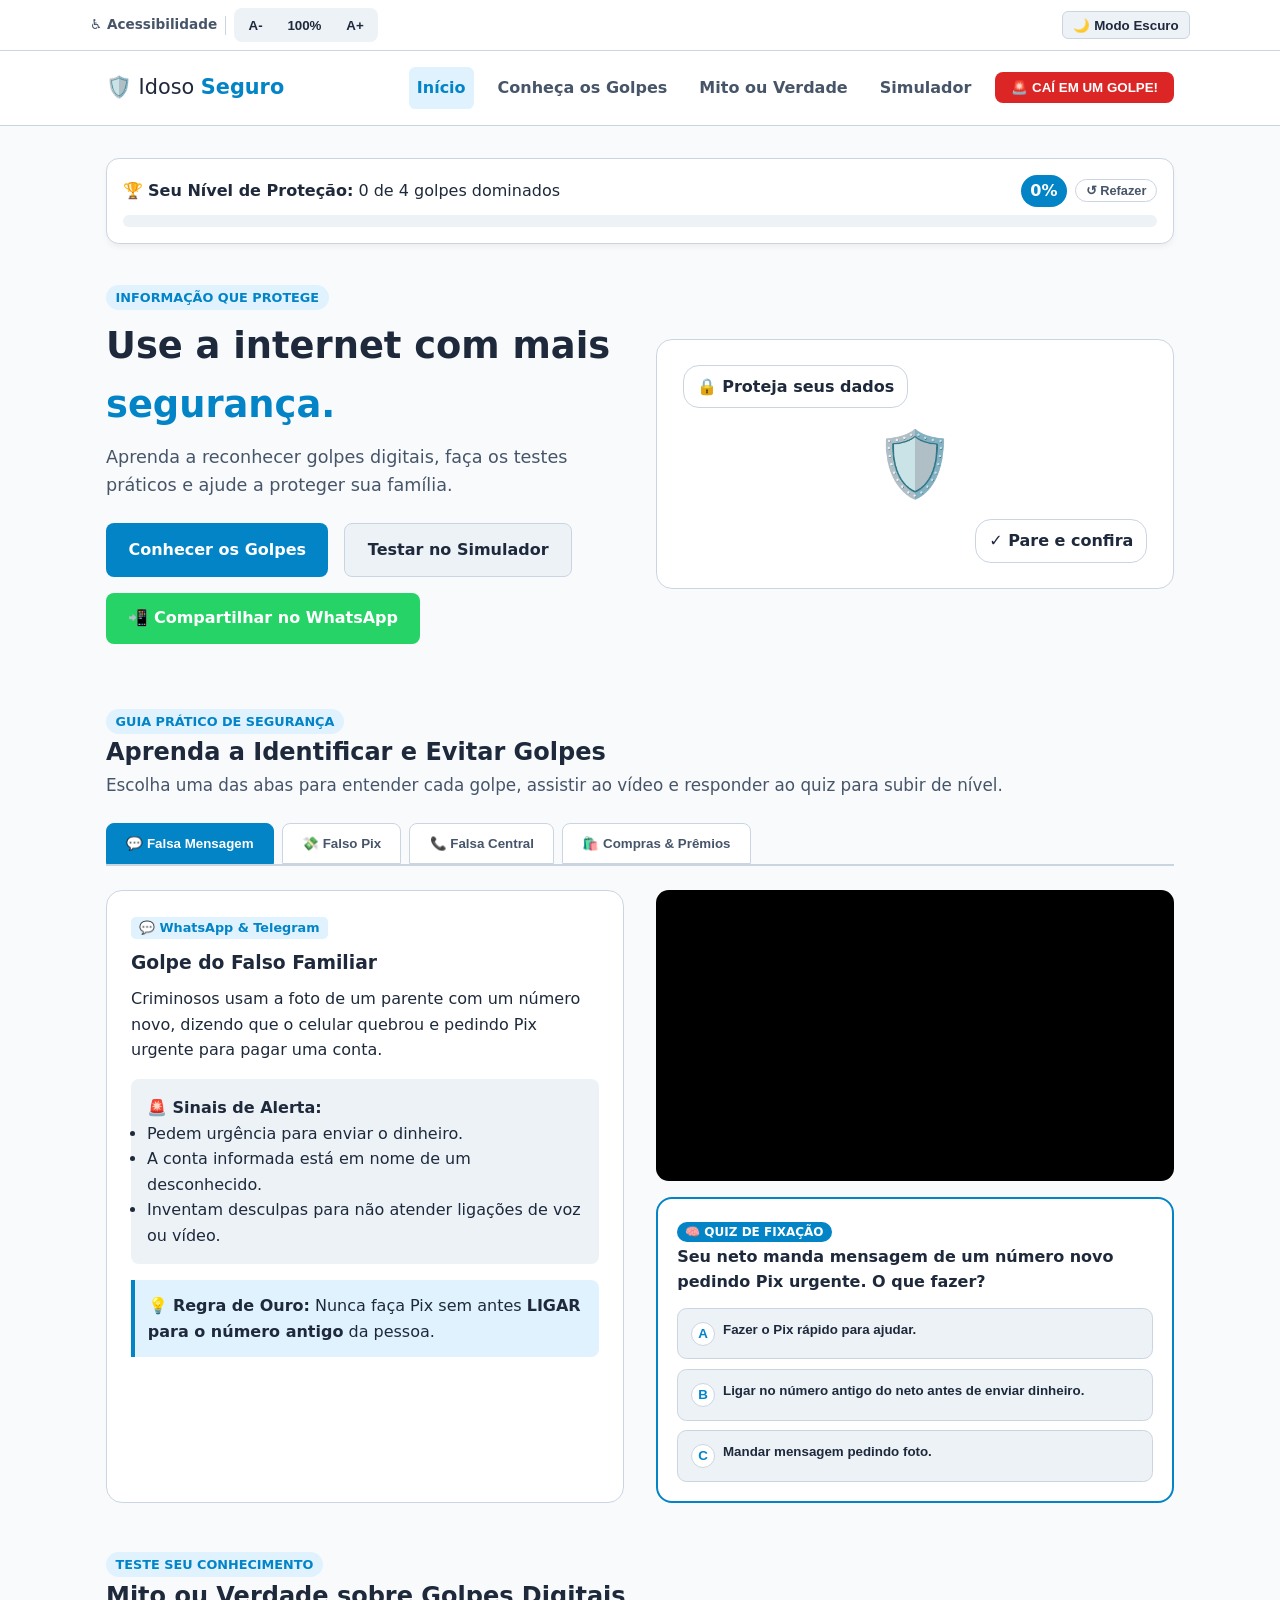
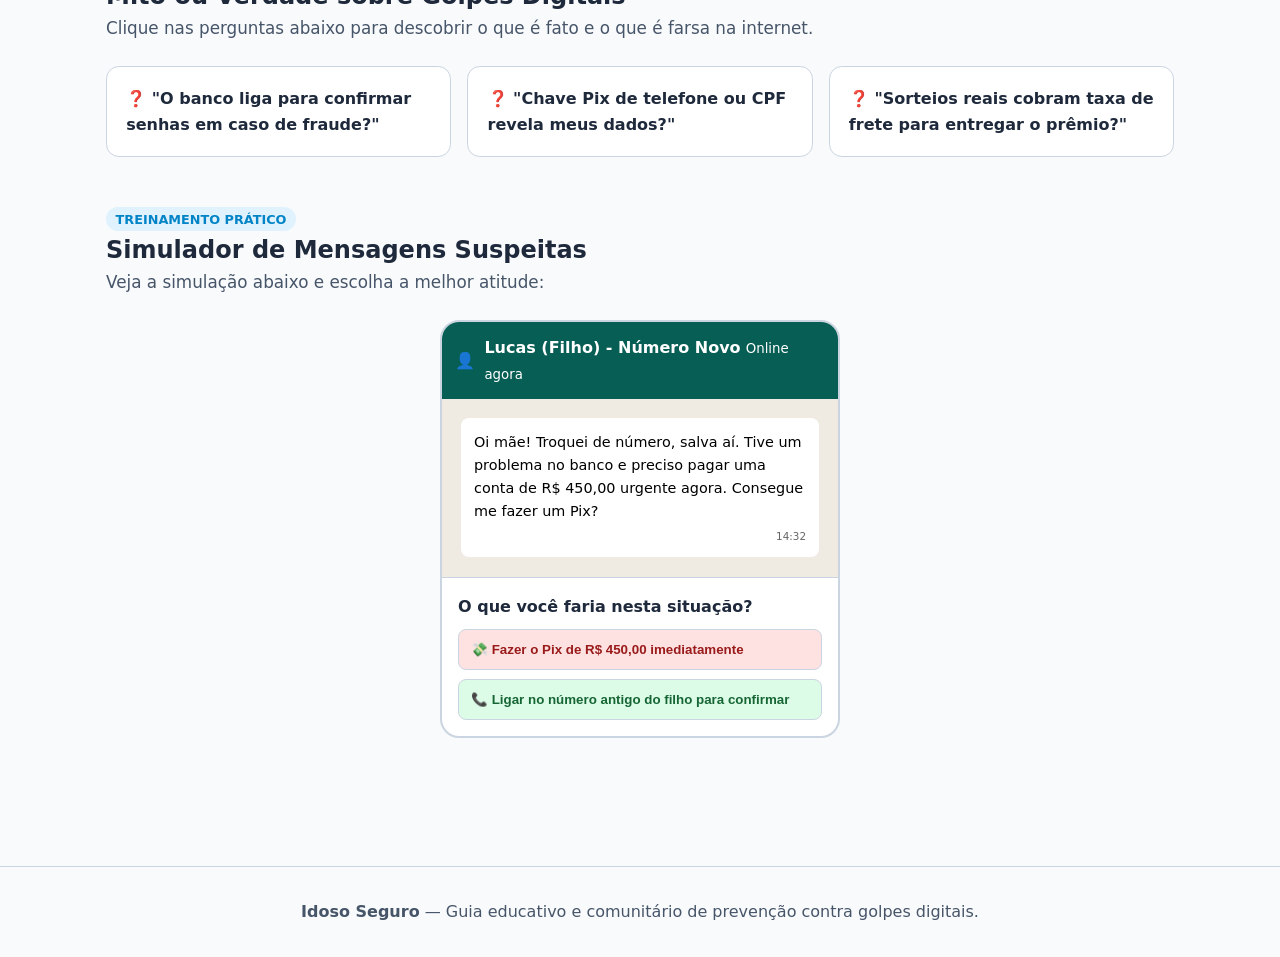
<file: index.html>
<!DOCTYPE html>
<html lang="pt-BR">
<head>
  <meta charset="UTF-8">
  <meta name="viewport" content="width=device-width, initial-scale=1.0">
  <title>Idoso Seguro | Início</title>
  <link rel="stylesheet" href="style.css">
  <script src="script.js" defer></script>
</head>
<body id="topo">

  <!-- BARRA DE ACESSIBILIDADE -->
  <aside class="barra-acessibilidade" aria-label="Ferramentas de Acessibilidade">
    <div class="acessibilidade-container">
      <div class="acessibilidade-grupo">
        <span class="acessibilidade-rotulo">♿ Acessibilidade</span>
        <div class="divisor-vertical"></div>
        <div class="botoes-tamanho">
          <button id="btnDiminuirTexto" class="btn-acessivel" aria-label="Diminuir tamanho do texto" title="Diminuir fonte">A-</button>
          <button id="btnResetarTexto" class="btn-acessivel btn-destaque" aria-label="Restaurar tamanho padrão" title="Tamanho normal">100%</button>
          <button id="btnAumentarTexto" class="btn-acessivel" aria-label="Aumentar tamanho do texto" title="Aumentar fonte">A+</button>
        </div>
      </div>

      <div class="acessibilidade-grupo">
        <button id="btnModoEscuro" class="btn-acessivel btn-tema" aria-label="Alternar modo escuro">
          <span id="iconeTema">🌙</span>
          <span id="textoTema">Modo Escuro</span>
        </button>
      </div>
    </div>
  </aside>

  <!-- CABEÇALHO (Ajustado para navegar internamente sem quebrar CSS) -->
  <header class="topo-site">
    <div class="topo-container">
      <a class="marca" href="#topo">🛡️ Idoso <strong>Seguro</strong></a>
      <button class="menu-btn" id="menuBtn">☰ Menu</button>
      <nav id="menu" class="menu">
        <a class="selecionado" href="#topo">Início</a>
        <a href="#lista-golpes">Conheça os Golpes</a>
        <a href="#mito-verdade">Mito ou Verdade</a>
        <a href="#simulador-pratico">Simulador</a>
        <button class="btn-emergencia" onclick="abrirModalEmergencia()">🚨 CAÍ EM UM GOLPE!</button>
      </nav>
    </div>
  </header>

  <main>
    <!-- BARRA DE PROGRESSO DO APRENDIZADO (GAMIFICAÇÃO) -->
    <section class="card-progresso">
      <div class="progresso-info">
        <span>🏆 <strong>Seu Nível de Proteção:</strong> <span id="textoProgresso">0 de 4 golpes dominados</span></span>
        <span class="progresso-acoes">
          <span id="porcentagemProgresso" class="badge-progresso">0%</span>
          <button id="btnRefazerProgresso" class="btn-refazer" onclick="reiniciarProgresso()" title="Apagar o progresso e refazer os quizzes">↺ Refazer</button>
        </span>
      </div>
      <div class="barra-trilho">
        <div id="barraPreenchimento" class="barra-preenchimento"></div>
      </div>
    </section>

    <!-- HERO SECTION -->
    <section class="hero">
      <div class="hero-conteudo">
        <span class="etiqueta">INFORMAÇÃO QUE PROTEGE</span>
        <h1>Use a internet com mais <span>segurança.</span></h1>
        <p class="hero-descricao">Aprenda a reconhecer golpes digitais, faça os testes práticos e ajude a proteger sua família.</p>
        <div class="acoes">
          <a class="botao principal" href="#lista-golpes">Conhecer os Golpes</a>
          <a class="botao secundario" href="#simulador-pratico">Testar no Simulador</a>
          <!-- BOTÃO DE COMPARTILHAR NO WHATSAPP -->
          <a class="botao whatsapp" href="https://api.whatsapp.com/send?text=Ol%C3%A1!%20Encontrei%20este%20guia%20muito%20f%C3%A1cil%20para%20aprender%20a%20evitar%20golpes%20na%20internet:%20Idoso%20Seguro." target="_blank">📲 Compartilhar no WhatsApp</a>
        </div>
      </div>
      <div class="hero-ilustracao">
        <div class="escudo">🛡️</div>
        <div class="bolha bolha-um">🔒 Proteja seus dados</div>
        <div class="bolha bolha-dois">✓ Pare e confira</div>
      </div>
    </section>

    <!-- SEÇÃO DE GOLPES COM VÍDEOS E QUIZZES -->
    <section class="secao" id="lista-golpes">
      <div class="secao-cabecalho">
        <span class="etiqueta">GUIA PRÁTICO DE SEGURANÇA</span>
        <h2>Aprenda a Identificar e Evitar Golpes</h2>
        <p class="secao-descricao">Escolha uma das abas para entender cada golpe, assistir ao vídeo e responder ao quiz para subir de nível.</p>
      </div>

      <!-- ABAS -->
      <div class="abas-golpes" role="tablist">
        <button class="aba-btn ativa" onclick="mudarAba('whatsapp')" role="tab" id="tab-whatsapp">💬 Falsa Mensagem</button>
        <button class="aba-btn" onclick="mudarAba('pix')" role="tab" id="tab-pix">💸 Falso Pix</button>
        <button class="aba-btn" onclick="mudarAba('banco')" role="tab" id="tab-banco">📞 Falsa Central</button>
        <button class="aba-btn" onclick="mudarAba('compras')" role="tab" id="tab-compras">🛍️ Compras & Prêmios</button>
      </div>

      <div class="conteudo-golpes">

        <!-- 1. FALSA MENSAGEM -->
        <div class="painel-golpe ativo" id="golpe-whatsapp" role="tabpanel">
          <div class="golpe-grid">
            <article class="golpe-detalhes">
              <span class="badge-tag">💬 WhatsApp & Telegram</span>
              <h3>Golpe do Falso Familiar</h3>
              <p>Criminosos usam a foto de um parente com um número novo, dizendo que o celular quebrou e pedindo Pix urgente para pagar uma conta.</p>

              <div class="sinais-alerta">
                <h4>🚨 Sinais de Alerta:</h4>
                <ul>
                  <li>Pedem urgência para enviar o dinheiro.</li>
                  <li>A conta informada está em nome de um desconhecido.</li>
                  <li>Inventam desculpas para não atender ligações de voz ou vídeo.</li>
                </ul>
              </div>

              <div class="dica-rapida">
                💡 <strong>Regra de Ouro:</strong> Nunca faça Pix sem antes <strong>LIGAR para o número antigo</strong> da pessoa.
              </div>
            </article>

            <div class="golpe-midia">
              <div class="video-container">
                <iframe src="https://www.youtube.com/embed/NNac0KIQn8o" title="Vídeo: Golpes no WhatsApp - Serasa Ensina" loading="lazy" allowfullscreen></iframe>
              </div>

              <div class="cartao-quiz destacado" id="quiz-whatsapp">
                <div class="quiz-cabecalho">
                  <span class="quiz-badge">🧠 QUIZ DE FIXAÇÃO</span>
                  <h4>Seu neto manda mensagem de um número novo pedindo Pix urgente. O que fazer?</h4>
                </div>
                <div class="quiz-opcoes">
                  <button class="opcao-btn" onclick="responderQuiz('whatsapp', 0)"><span class="letra">A</span> Fazer o Pix rápido para ajudar.</button>
                  <button class="opcao-btn" onclick="responderQuiz('whatsapp', 1)"><span class="letra">B</span> Ligar no número antigo do neto antes de enviar dinheiro.</button>
                  <button class="opcao-btn" onclick="responderQuiz('whatsapp', 2)"><span class="letra">C</span> Mandar mensagem pedindo foto.</button>
                </div>
                <div class="quiz-resultado" id="resultado-whatsapp" aria-live="polite"></div>
              </div>
            </div>
          </div>
        </div>

        <!-- 2. FALSO PIX -->
        <div class="painel-golpe" id="golpe-pix" role="tabpanel">
          <div class="golpe-grid">
            <article class="golpe-detalhes">
              <span class="badge-tag">💸 Transferências</span>
              <h3>Golpe do Falso Pix e Comprovante Editado</h3>
              <p>Os golpistas enviam comprovantes falsos por foto e pedem devolução de um dinheiro que na verdade nunca entrou na sua conta.</p>

              <div class="sinais-alerta">
                <h4>🚨 Sinais de Alerta:</h4>
                <ul>
                  <li>Comprovantes com cores ou letras desalinhadas.</li>
                  <li>Comprovante com status "Agendado" em vez de "Concluído".</li>
                </ul>
              </div>

              <div class="dica-rapida">
                💡 <strong>Regra de Ouro:</strong> Abra o <strong>aplicativo do seu banco</strong> e confira o extrato real.
              </div>
            </article>

            <div class="golpe-midia">
              <div class="video-container">
                <iframe src="https://www.youtube.com/embed/vkH8fKUxzSU" title="Vídeo: Golpe do Pix com comprovante falso - Record Goiás" loading="lazy" allowfullscreen></iframe>
              </div>

              <div class="cartao-quiz destacado" id="quiz-pix">
                <div class="quiz-cabecalho">
                  <span class="quiz-badge">🧠 QUIZ DE FIXAÇÃO</span>
                  <h4>Alguém envia print de um Pix feito por engano e pede devolução. Como agir?</h4>
                </div>
                <div class="quiz-opcoes">
                  <button class="opcao-btn" onclick="responderQuiz('pix', 0)"><span class="letra">A</span> Devolver imediatamente.</button>
                  <button class="opcao-btn" onclick="responderQuiz('pix', 1)"><span class="letra">B</span> Devolver metade.</button>
                  <button class="opcao-btn" onclick="responderQuiz('pix', 2)"><span class="letra">C</span> Olhar o extrato dentro do aplicativo do seu banco.</button>
                </div>
                <div class="quiz-resultado" id="resultado-pix" aria-live="polite"></div>
              </div>
            </div>
          </div>
        </div>

        <!-- 3. FALSA CENTRAL -->
        <div class="painel-golpe" id="golpe-banco" role="tabpanel">
          <div class="golpe-grid">
            <article class="golpe-detalhes">
              <span class="badge-tag">📞 Telefone</span>
              <h3>Golpe da Falsa Central do Banco</h3>
              <p>Ligação que finge ser do banco avisando sobre compra suspeita, solicitando senha ou Pix de segurança para cancelar o problema.</p>

              <div class="sinais-alerta">
                <h4>🚨 Sinais de Alerta:</h4>
                <ul>
                  <li>Atendente pede para digitar sua senha do cartão.</li>
                  <li>Pedem para fazer transferência de teste ou segurança.</li>
                </ul>
              </div>

              <div class="dica-rapida">
                💡 <strong>Regra de Ouro:</strong> <strong>Desligue a ligação.</strong> O banco nunca pede senhas por telefone.
              </div>
            </article>

            <div class="golpe-midia">
              <div class="video-container">
                <iframe src="https://www.youtube.com/embed/eeu7tmTAi0o" title="Vídeo: Golpe da falsa central do banco" loading="lazy" allowfullscreen></iframe>
              </div>

              <div class="cartao-quiz destacado" id="quiz-banco">
                <div class="quiz-cabecalho">
                  <span class="quiz-badge">🧠 QUIZ DE FIXAÇÃO</span>
                  <h4>O "banco" liga pedindo sua senha para cancelar uma compra suspeita. O que fazer?</h4>
                </div>
                <div class="quiz-opcoes">
                  <button class="opcao-btn" onclick="responderQuiz('banco', 0)"><span class="letra">A</span> Desligar e ligar para o número atrás do seu cartão.</button>
                  <button class="opcao-btn" onclick="responderQuiz('banco', 1)"><span class="letra">B</span> Falar a senha para resolver.</button>
                  <button class="opcao-btn" onclick="responderQuiz('banco', 2)"><span class="letra">C</span> Baixar aplicativo recomendado.</button>
                </div>
                <div class="quiz-resultado" id="resultado-banco" aria-live="polite"></div>
              </div>
            </div>
          </div>
        </div>

        <!-- 4. COMPRAS E PRÊMIOS -->
        <div class="painel-golpe" id="golpe-compras" role="tabpanel">
          <div class="golpe-grid">
            <article class="golpe-detalhes">
              <span class="badge-tag">🛍️ Anúncios</span>
              <h3>Golpe de Compras e Prêmios Falsos</h3>
              <p>Anúncios com descontos impossíveis ou avisos de prêmios onde exigem que você pague um frete via Pix para receber.</p>

              <div class="sinais-alerta">
                <h4>🚨 Sinais de Alerta:</h4>
                <ul>
                  <li>Preços absurdamente baixos.</li>
                  <li>Cobrança de taxas para liberar prêmios "gratuitos".</li>
                </ul>
              </div>

              <div class="dica-rapida">
                💡 <strong>Regra de Ouro:</strong> Sorteios de verdade <strong>nunca cobram frete ou taxas</strong>.
              </div>
            </article>

            <div class="golpe-midia">
              <div class="video-container">
                <iframe src="https://www.youtube.com/embed/ZBWk53Qy_b0" title="Vídeo: Golpe de sorteios e prêmios falsos - g1" loading="lazy" allowfullscreen></iframe>
              </div>

              <div class="cartao-quiz destacado" id="quiz-compras">
                <div class="quiz-cabecalho">
                  <span class="quiz-badge">🧠 QUIZ DE FIXAÇÃO</span>
                  <h4>Anúncio diz que você ganhou uma TV grátis, mas deve pagar R$ 50 de frete no Pix. É seguro?</h4>
                </div>
                <div class="quiz-opcoes">
                  <button class="opcao-btn" onclick="responderQuiz('compras', 0)"><span class="letra">A</span> Sim, pagando o frete a TV chega.</button>
                  <button class="opcao-btn" onclick="responderQuiz('compras', 1)"><span class="letra">B</span> Não! Prêmios reais não cobram taxas para entregar.</button>
                  <button class="opcao-btn" onclick="responderQuiz('compras', 2)"><span class="letra">C</span> Sim, se for em boleto.</button>
                </div>
                <div class="quiz-resultado" id="resultado-compras" aria-live="polite"></div>
              </div>
            </div>
          </div>
        </div>

      </div>
    </section>

    <!-- SEÇÃO MITO OU VERDADE -->
    <section class="secao" id="mito-verdade">
      <div class="secao-cabecalho">
        <span class="etiqueta">TESTE SEU CONHECIMENTO</span>
        <h2>Mito ou Verdade sobre Golpes Digitais</h2>
        <p class="secao-descricao">Clique nas perguntas abaixo para descobrir o que é fato e o que é farsa na internet.</p>
      </div>

      <div class="grid-mitos">
        <div class="cartao-mito" onclick="revelarMito(this)">
          <div class="mito-pergunta">❓ "O banco liga para confirmar senhas em caso de fraude?"</div>
          <div class="mito-resposta">❌ <strong>MITO!</strong> Os bancos nunca pedem senhas, tokens ou códigos por telefone. Se pedirem, desligue!</div>
        </div>

        <div class="cartao-mito" onclick="revelarMito(this)">
          <div class="mito-pergunta">❓ "Chave Pix de telefone ou CPF revela meus dados?"</div>
          <div class="mito-resposta">✔️ <strong>VERDADE!</strong> Dar o CPF mostra seu nome completo. Para maior privacidade com desconhecidos, use a <strong>Chave Aleatória</strong>.</div>
        </div>

        <div class="cartao-mito" onclick="revelarMito(this)">
          <div class="mito-pergunta">❓ "Sorteios reais cobram taxa de frete para entregar o prêmio?"</div>
          <div class="mito-resposta">❌ <strong>MITO!</strong> Se exigirem qualquer pagamento via Pix para enviar um prêmio, trata-se de um golpe.</div>
        </div>
      </div>
    </section>

    <!-- SEÇÃO DO CERTIFICADO DIGITAL -->
    <section class="secao" id="secao-certificado" style="display: none;">
      <div class="card-certificado">
        <h2>🎉 PARABÉNS! VOCÊ COMPLETOU O TREINAMENTO!</h2>
        <p>Você respondeu corretamente a todos os quizzes de segurança e está mais preparado contra fraudes digitais.</p>
        
        <div class="certificado-form">
          <label for="nomeAluno"><strong>Digite seu nome completo para o certificado:</strong></label>
          <input type="text" id="nomeAluno" placeholder="Ex: Maria José da Silva" aria-describedby="erroNomeAluno">
          <span id="erroNomeAluno" class="erro-campo" role="alert" hidden>⚠️ Por favor, digite seu nome completo para gerar o certificado.</span>
          <button class="botao principal" onclick="gerarCertificado()">📜 Gerar Certificado</button>
        </div>

        <div id="areaCertificadoModal" class="certificado-papel" style="display: none;">
          <div class="certificado-borda">
            <span class="cert-icone">🛡️</span>
            <h1>CERTIFICADO DE CONCLUSÃO</h1>
            <p>Certificamos que</p>
            <h2 id="certNomeUsuario">[Nome do Usuário]</h2>
            <p>concluiu com êxito o treinamento educativo de prevenção a golpes digitais no projeto <strong>Idoso Seguro</strong>.</p>
            <div class="cert-rodape">
              <span id="certData">Data: --/--/----</span>
              <span>Selo de Proteção Digital ✓</span>
            </div>
          </div>
          <button class="botao secundario btn-imprimir" onclick="window.print()">🖨️ Imprimir ou Salvar PDF</button>
        </div>
      </div>
    </section>

    <!-- SEÇÃO DO SIMULADOR PRÁTICO -->
    <section class="secao" id="simulador-pratico">
      <div class="secao-cabecalho">
        <span class="etiqueta">TREINAMENTO PRÁTICO</span>
        <h2>Simulador de Mensagens Suspeitas</h2>
        <p class="secao-descricao">Veja a simulação abaixo e escolha a melhor atitude:</p>
      </div>

      <div class="simulador-container">
        <div class="celular-mockup">
          <div class="celular-topo">
            <span class="contato-foto">👤</span>
            <div class="contato-info">
              <strong>Lucas (Filho) - Número Novo</strong>
              <small>Online agora</small>
            </div>
          </div>

          <div class="celular-chat">
            <div class="balao-mensagem">
              <p>Oi mãe! Troquei de número, salva aí. Tive um problema no banco e preciso pagar uma conta de R$ 450,00 urgente agora. Consegue me fazer um Pix?</p>
              <span class="hora-msg">14:32</span>
            </div>
          </div>

          <div class="simulador-acoes">
            <p><strong>O que você faria nesta situação?</strong></p>
            <button class="btn-simulacao btn-perigo" onclick="testarSimulador(false)">
              💸 Fazer o Pix de R$ 450,00 imediatamente
            </button>
            <button class="btn-simulacao btn-sucesso" onclick="testarSimulador(true)">
              📞 Ligar no número antigo do filho para confirmar
            </button>
          </div>

          <div id="simuladorFeedback" class="simulador-feedback" aria-live="polite"></div>
        </div>
      </div>
    </section>
  </main>

  <!-- MODAL DE EMERGÊNCIA MELHORADO (ACOLHIMENTO + DENÚNCIA COMPLETA) -->
  <div id="modalEmergencia" class="modal-overlay" role="dialog" aria-modal="true" aria-labelledby="tituloModalEmergencia" style="display: none;">
    <div class="modal-conteudo">
      <div class="modal-topo">
        <h2 id="tituloModalEmergencia">🚨 CAÍ EM UM GOLPE! O QUE FAZER AGORA?</h2>
        <button class="modal-fechar" onclick="fecharModalEmergencia()">✕</button>
      </div>
      <div class="modal-corpo">
        
        <!-- MENSAGEM ACOLHEDORA DE APOIO EMOCIONAL -->
        <div class="mensagem-acolhimento">
          <h3>💙 Mantenha a calma. A culpa NÃO é sua!</h3>
          <p>Esses criminosos usam técnicas muito elaboradas para enganar as pessoas. Respire fundo e siga estes passos rápidos agora mesmo para proteger seu dinheiro e seus dados:</p>
        </div>

        <div class="passos-emergencia">
          <div class="passo-item">
            <span class="passo-numero">1</span>
            <div>
              <strong>Ligue IMEDIATAMENTE para o seu Banco</strong>
              <p>Solicite o bloqueio temporário das senhas e peça o acionamento do <strong>MED (Mecanismo Especial de Devolução do Pix)</strong> para tentar reaver o valor.</p>
            </div>
          </div>

          <div class="passo-item">
            <span class="passo-numero">2</span>
            <div>
              <strong>Registre um Boletim de Ocorrência (B.O.)</strong>
              <p>Você pode fazer o B.O. pela internet na <strong>Delegacia Virtual da Polícia Civil</strong> do seu Estado ou ir à delegacia mais próxima. Leve o comprovante e as conversas impressas/salvas.</p>
            </div>
          </div>

          <div class="passo-item">
            <span class="passo-numero">3</span>
            <div>
              <strong>Denuncie o Golpista nos Canais Oficiais</strong>
              <ul class="lista-denuncia">
                <li><strong>No WhatsApp:</strong> Toque no nome do contato > Role até o final > Selecione <em>"Denunciar e Bloquear"</em>.</li>
                <li><strong>Chave Pix:</strong> Informe a chave do golpista ao seu banco para que a conta dele seja marcada como fraudulenta no Banco Central.</li>
              </ul>
            </div>
          </div>

          <div class="passo-item">
            <span class="passo-numero">4</span>
            <div>
              <strong>Altere suas Senhas e Avise Familiares</strong>
              <p>Troque as senhas do seu e-mail e aplicativo bancário. Mande uma mensagem para seus parentes avisando que golpistas podem tentar se passar por você.</p>
            </div>
          </div>
        </div>
      </div>
      <div class="modal-rodape">
        <button class="botao principal" onclick="fecharModalEmergencia()">Entendi, vou seguir os passos</button>
      </div>
    </div>
  </div>

  <footer class="rodape">
    <p><strong>Idoso Seguro</strong> — Guia educativo e comunitário de prevenção contra golpes digitais.</p>
  </footer>

</body>
</html>
</file>
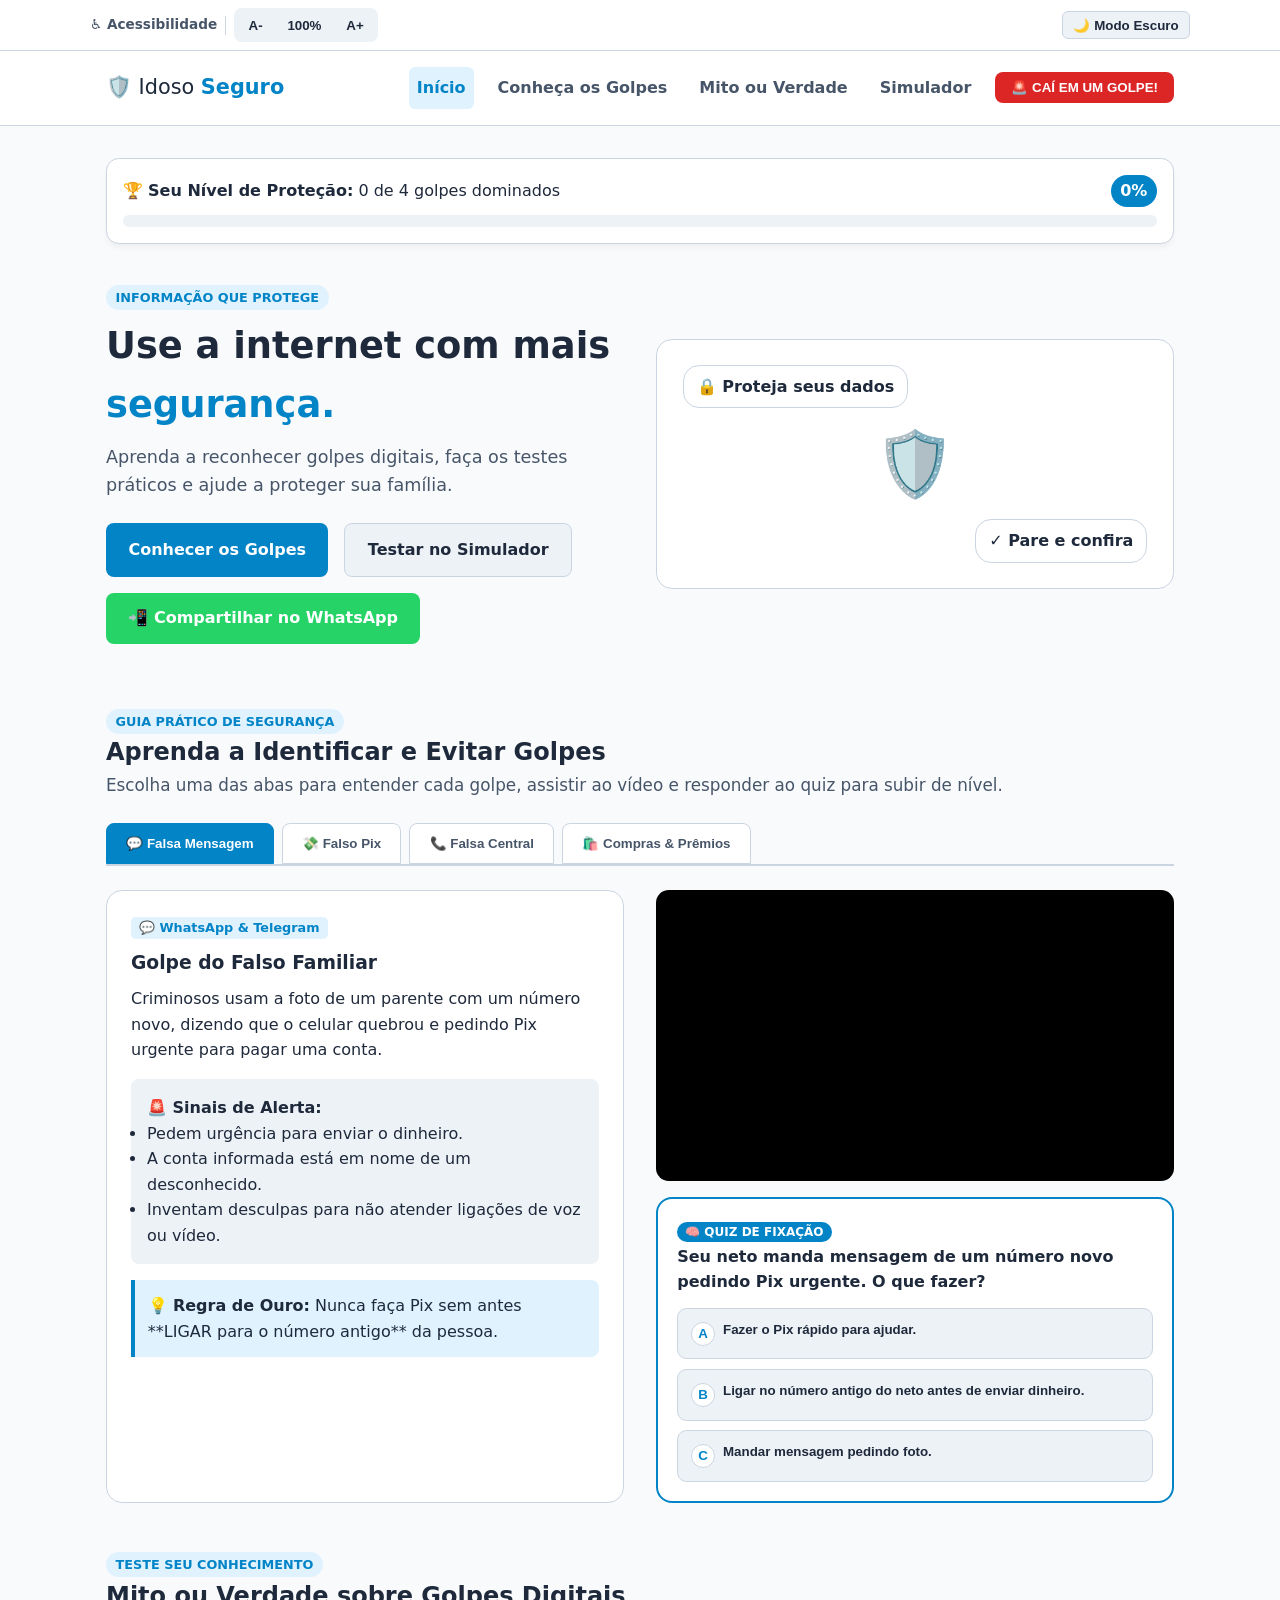
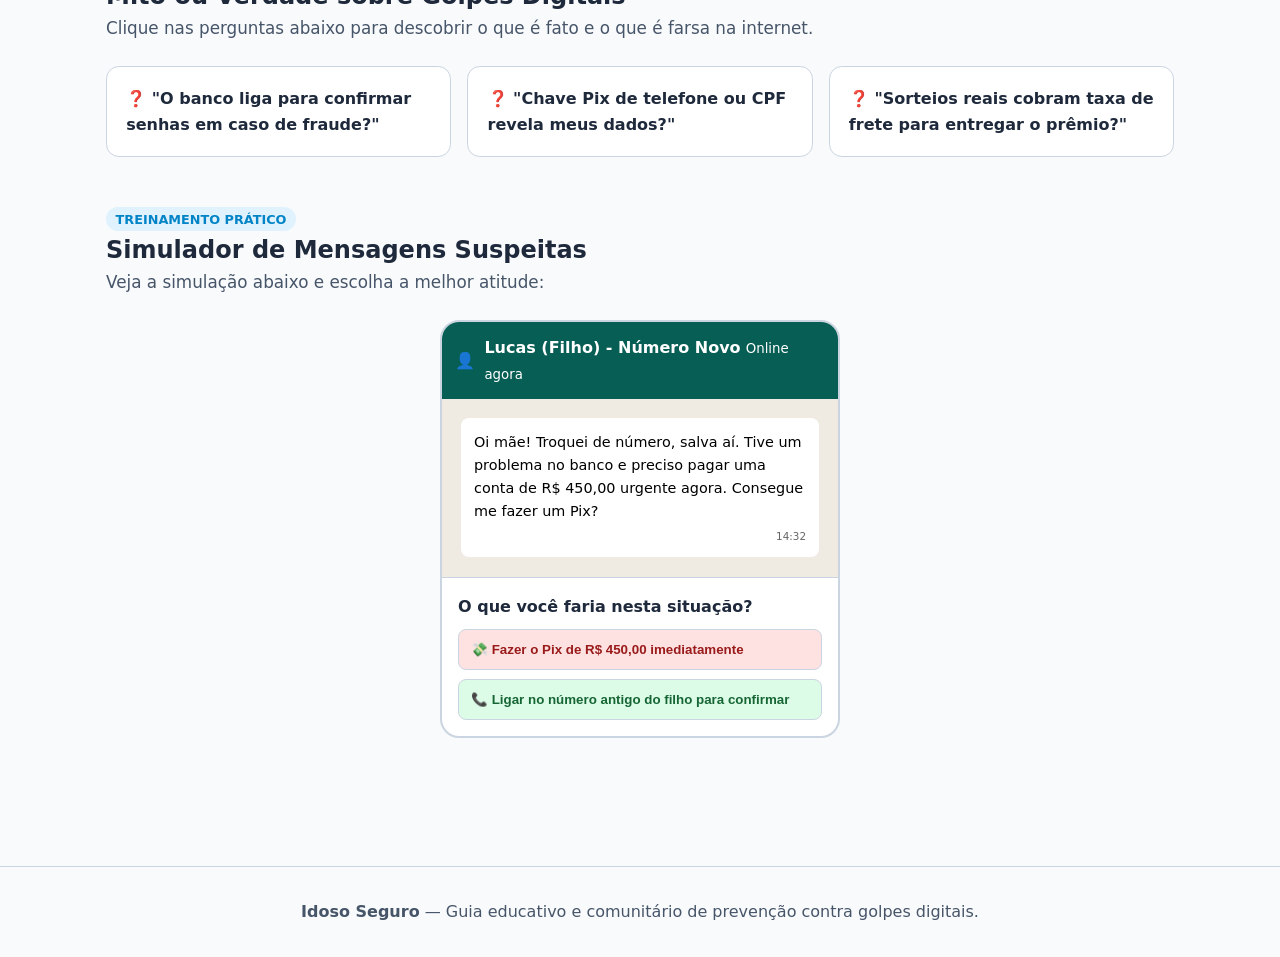
<file: index (2).html>
<!DOCTYPE html>
<html lang="pt-BR">
<head>
  <meta charset="UTF-8">
  <meta name="viewport" content="width=device-width, initial-scale=1.0">
  <title>Idoso Seguro | Início</title>
  <link rel="stylesheet" href="style.css">
  <script src="script.js" defer></script>
</head>
<body id="topo">

  <!-- BARRA DE ACESSIBILIDADE -->
  <aside class="barra-acessibilidade" aria-label="Ferramentas de Acessibilidade">
    <div class="acessibilidade-container">
      <div class="acessibilidade-grupo">
        <span class="acessibilidade-rotulo">♿ Acessibilidade</span>
        <div class="divisor-vertical"></div>
        <div class="botoes-tamanho">
          <button id="btnDiminuirTexto" class="btn-acessivel" aria-label="Diminuir tamanho do texto" title="Diminuir fonte">A-</button>
          <button id="btnResetarTexto" class="btn-acessivel btn-destaque" aria-label="Restaurar tamanho padrão" title="Tamanho normal">100%</button>
          <button id="btnAumentarTexto" class="btn-acessivel" aria-label="Aumentar tamanho do texto" title="Aumentar fonte">A+</button>
        </div>
      </div>

      <div class="acessibilidade-grupo">
        <button id="btnModoEscuro" class="btn-acessivel btn-tema" aria-label="Alternar modo escuro">
          <span id="iconeTema">🌙</span>
          <span id="textoTema">Modo Escuro</span>
        </button>
      </div>
    </div>
  </aside>

  <!-- CABEÇALHO (Ajustado para navegar internamente sem quebrar CSS) -->
  <header class="topo-site">
    <div class="topo-container">
      <a class="marca" href="#topo">🛡️ Idoso <strong>Seguro</strong></a>
      <button class="menu-btn" id="menuBtn">☰ Menu</button>
      <nav id="menu" class="menu">
        <a class="selecionado" href="#topo">Início</a>
        <a href="#lista-golpes">Conheça os Golpes</a>
        <a href="#mito-verdade">Mito ou Verdade</a>
        <a href="#simulador-pratico">Simulador</a>
        <button class="btn-emergencia" onclick="abrirModalEmergencia()">🚨 CAÍ EM UM GOLPE!</button>
      </nav>
    </div>
  </header>

  <main>
    <!-- BARRA DE PROGRESSO DO APRENDIZADO (GAMIFICAÇÃO) -->
    <section class="card-progresso">
      <div class="progresso-info">
        <span>🏆 <strong>Seu Nível de Proteção:</strong> <span id="textoProgresso">0 de 4 golpes dominados</span></span>
        <span id="porcentagemProgresso" class="badge-progresso">0%</span>
      </div>
      <div class="barra-trilho">
        <div id="barraPreenchimento" class="barra-preenchimento"></div>
      </div>
    </section>

    <!-- HERO SECTION -->
    <section class="hero">
      <div class="hero-conteudo">
        <span class="etiqueta">INFORMAÇÃO QUE PROTEGE</span>
        <h1>Use a internet com mais <span>segurança.</span></h1>
        <p class="hero-descricao">Aprenda a reconhecer golpes digitais, faça os testes práticos e ajude a proteger sua família.</p>
        <div class="acoes">
          <a class="botao principal" href="#lista-golpes">Conhecer os Golpes</a>
          <a class="botao secundario" href="#simulador-pratico">Testar no Simulador</a>
          <!-- BOTÃO DE COMPARTILHAR NO WHATSAPP -->
          <a class="botao whatsapp" href="https://api.whatsapp.com/send?text=Ol%C3%A1!%20Encontrei%20este%20guia%20muito%20f%C3%A1cil%20para%20aprender%20a%20evitar%20golpes%20na%20internet:%20Idoso%20Seguro." target="_blank">📲 Compartilhar no WhatsApp</a>
        </div>
      </div>
      <div class="hero-ilustracao">
        <div class="escudo">🛡️</div>
        <div class="bolha bolha-um">🔒 Proteja seus dados</div>
        <div class="bolha bolha-dois">✓ Pare e confira</div>
      </div>
    </section>

    <!-- SEÇÃO DE GOLPES COM VÍDEOS E QUIZZES -->
    <section class="secao" id="lista-golpes">
      <div class="secao-cabecalho">
        <span class="etiqueta">GUIA PRÁTICO DE SEGURANÇA</span>
        <h2>Aprenda a Identificar e Evitar Golpes</h2>
        <p class="secao-descricao">Escolha uma das abas para entender cada golpe, assistir ao vídeo e responder ao quiz para subir de nível.</p>
      </div>

      <!-- ABAS -->
      <div class="abas-golpes" role="tablist">
        <button class="aba-btn ativa" onclick="mudarAba('whatsapp')" role="tab" id="tab-whatsapp">💬 Falsa Mensagem</button>
        <button class="aba-btn" onclick="mudarAba('pix')" role="tab" id="tab-pix">💸 Falso Pix</button>
        <button class="aba-btn" onclick="mudarAba('banco')" role="tab" id="tab-banco">📞 Falsa Central</button>
        <button class="aba-btn" onclick="mudarAba('compras')" role="tab" id="tab-compras">🛍️ Compras & Prêmios</button>
      </div>

      <div class="conteudo-golpes">

        <!-- 1. FALSA MENSAGEM -->
        <div class="painel-golpe ativo" id="golpe-whatsapp" role="tabpanel">
          <div class="golpe-grid">
            <article class="golpe-detalhes">
              <span class="badge-tag">💬 WhatsApp & Telegram</span>
              <h3>Golpe do Falso Familiar</h3>
              <p>Criminosos usam a foto de um parente com um número novo, dizendo que o celular quebrou e pedindo Pix urgente para pagar uma conta.</p>

              <div class="sinais-alerta">
                <h4>🚨 Sinais de Alerta:</h4>
                <ul>
                  <li>Pedem urgência para enviar o dinheiro.</li>
                  <li>A conta informada está em nome de um desconhecido.</li>
                  <li>Inventam desculpas para não atender ligações de voz ou vídeo.</li>
                </ul>
              </div>

              <div class="dica-rapida">
                💡 <strong>Regra de Ouro:</strong> Nunca faça Pix sem antes **LIGAR para o número antigo** da pessoa.
              </div>
            </article>

            <div class="golpe-midia">
              <div class="video-container">
                <iframe src="https://www.youtube.com/embed/dQw4w9WgXcQ" title="Vídeo: Falso Familiar" allowfullscreen></iframe>
              </div>

              <div class="cartao-quiz destacado" id="quiz-whatsapp">
                <div class="quiz-cabecalho">
                  <span class="quiz-badge">🧠 QUIZ DE FIXAÇÃO</span>
                  <h4>Seu neto manda mensagem de um número novo pedindo Pix urgente. O que fazer?</h4>
                </div>
                <div class="quiz-opcoes">
                  <button class="opcao-btn" onclick="responderQuiz('whatsapp', 0, false)"><span class="letra">A</span> Fazer o Pix rápido para ajudar.</button>
                  <button class="opcao-btn" onclick="responderQuiz('whatsapp', 1, true)"><span class="letra">B</span> Ligar no número antigo do neto antes de enviar dinheiro.</button>
                  <button class="opcao-btn" onclick="responderQuiz('whatsapp', 2, false)"><span class="letra">C</span> Mandar mensagem pedindo foto.</button>
                </div>
                <div class="quiz-resultado" id="resultado-whatsapp" aria-live="polite"></div>
              </div>
            </div>
          </div>
        </div>

        <!-- 2. FALSO PIX -->
        <div class="painel-golpe" id="golpe-pix" role="tabpanel">
          <div class="golpe-grid">
            <article class="golpe-detalhes">
              <span class="badge-tag">💸 Transferências</span>
              <h3>Golpe do Falso Pix e Comprovante Editado</h3>
              <p>Os golpistas enviam comprovantes falsos por foto e pedem devolução de um dinheiro que na verdade nunca entrou na sua conta.</p>

              <div class="sinais-alerta">
                <h4>🚨 Sinais de Alerta:</h4>
                <ul>
                  <li>Comprovantes com cores ou letras desalinhadas.</li>
                  <li>Comprovante com status "Agendado" em vez de "Concluído".</li>
                </ul>
              </div>

              <div class="dica-rapida">
                💡 <strong>Regra de Ouro:</strong> Abra o **aplicativo do seu banco** e confira o extrato real.
              </div>
            </article>

            <div class="golpe-midia">
              <div class="video-container">
                <iframe src="https://www.youtube.com/embed/dQw4w9WgXcQ" title="Vídeo: Falso Pix" allowfullscreen></iframe>
              </div>

              <div class="cartao-quiz destacado" id="quiz-pix">
                <div class="quiz-cabecalho">
                  <span class="quiz-badge">🧠 QUIZ DE FIXAÇÃO</span>
                  <h4>Alguém envia print de um Pix feito por engano e pede devolução. Como agir?</h4>
                </div>
                <div class="quiz-opcoes">
                  <button class="opcao-btn" onclick="responderQuiz('pix', 0, false)"><span class="letra">A</span> Devolver imediatamente.</button>
                  <button class="opcao-btn" onclick="responderQuiz('pix', 1, false)"><span class="letra">B</span> Devolver metade.</button>
                  <button class="opcao-btn" onclick="responderQuiz('pix', 2, true)"><span class="letra">C</span> Olhar o extrato dentro do aplicativo do seu banco.</button>
                </div>
                <div class="quiz-resultado" id="resultado-pix" aria-live="polite"></div>
              </div>
            </div>
          </div>
        </div>

        <!-- 3. FALSA CENTRAL -->
        <div class="painel-golpe" id="golpe-banco" role="tabpanel">
          <div class="golpe-grid">
            <article class="golpe-detalhes">
              <span class="badge-tag">📞 Telefone</span>
              <h3>Golpe da Falsa Central do Banco</h3>
              <p>Ligação que finge ser do banco avisando sobre compra suspeita, solicitando senha ou Pix de segurança para cancelar o problema.</p>

              <div class="sinais-alerta">
                <h4>🚨 Sinais de Alerta:</h4>
                <ul>
                  <li>Atendente pede para digitar sua senha do cartão.</li>
                  <li>Pedem para fazer transferência de teste ou segurança.</li>
                </ul>
              </div>

              <div class="dica-rapida">
                💡 <strong>Regra de Ouro:</strong> **Desligue a ligação.** O banco nunca pede senhas por telefone.
              </div>
            </article>

            <div class="golpe-midia">
              <div class="video-container">
                <iframe src="https://www.youtube.com/embed/dQw4w9WgXcQ" title="Vídeo: Falsa Central" allowfullscreen></iframe>
              </div>

              <div class="cartao-quiz destacado" id="quiz-banco">
                <div class="quiz-cabecalho">
                  <span class="quiz-badge">🧠 QUIZ DE FIXAÇÃO</span>
                  <h4>O "banco" liga pedindo sua senha para cancelar uma compra suspeita. O que fazer?</h4>
                </div>
                <div class="quiz-opcoes">
                  <button class="opcao-btn" onclick="responderQuiz('banco', 0, true)"><span class="letra">A</span> Desligar e ligar para o número atrás do seu cartão.</button>
                  <button class="opcao-btn" onclick="responderQuiz('banco', 1, false)"><span class="letra">B</span> Falar a senha para resolver.</button>
                  <button class="opcao-btn" onclick="responderQuiz('banco', 2, false)"><span class="letra">C</span> Baixar aplicativo recomendado.</button>
                </div>
                <div class="quiz-resultado" id="resultado-banco" aria-live="polite"></div>
              </div>
            </div>
          </div>
        </div>

        <!-- 4. COMPRAS E PRÊMIOS -->
        <div class="painel-golpe" id="golpe-compras" role="tabpanel">
          <div class="golpe-grid">
            <article class="golpe-detalhes">
              <span class="badge-tag">🛍️ Anúncios</span>
              <h3>Golpe de Compras e Prêmios Falsos</h3>
              <p>Anúncios com descontos impossíveis ou avisos de prêmios onde exigem que você pague um frete via Pix para receber.</p>

              <div class="sinais-alerta">
                <h4>🚨 Sinais de Alerta:</h4>
                <ul>
                  <li>Preços absurdamente baixos.</li>
                  <li>Cobrança de taxas para liberar prêmios "gratuitos".</li>
                </ul>
              </div>

              <div class="dica-rapida">
                💡 <strong>Regra de Ouro:</strong> Sorteios de verdade **nunca cobram frete ou taxas**.
              </div>
            </article>

            <div class="golpe-midia">
              <div class="video-container">
                <iframe src="https://www.youtube.com/embed/dQw4w9WgXcQ" title="Vídeo: Compras Falsas" allowfullscreen></iframe>
              </div>

              <div class="cartao-quiz destacado" id="quiz-compras">
                <div class="quiz-cabecalho">
                  <span class="quiz-badge">🧠 QUIZ DE FIXAÇÃO</span>
                  <h4>Anúncio diz que você ganhou uma TV grátis, mas deve pagar R$ 50 de frete no Pix. É seguro?</h4>
                </div>
                <div class="quiz-opcoes">
                  <button class="opcao-btn" onclick="responderQuiz('compras', 0, false)"><span class="letra">A</span> Sim, pagando o frete a TV chega.</button>
                  <button class="opcao-btn" onclick="responderQuiz('compras', 1, true)"><span class="letra">B</span> Não! Prêmios reais não cobram taxas para entregar.</button>
                  <button class="opcao-btn" onclick="responderQuiz('compras', 2, false)"><span class="letra">C</span> Sim, se for em boleto.</button>
                </div>
                <div class="quiz-resultado" id="resultado-compras" aria-live="polite"></div>
              </div>
            </div>
          </div>
        </div>

      </div>
    </section>

    <!-- SEÇÃO MITO OU VERDADE -->
    <section class="secao" id="mito-verdade">
      <div class="secao-cabecalho">
        <span class="etiqueta">TESTE SEU CONHECIMENTO</span>
        <h2>Mito ou Verdade sobre Golpes Digitais</h2>
        <p class="secao-descricao">Clique nas perguntas abaixo para descobrir o que é fato e o que é farsa na internet.</p>
      </div>

      <div class="grid-mitos">
        <div class="cartao-mito" onclick="revelarMito(this)">
          <div class="mito-pergunta">❓ "O banco liga para confirmar senhas em caso de fraude?"</div>
          <div class="mito-resposta">❌ <strong>MITO!</strong> Os bancos nunca pedem senhas, tokens ou códigos por telefone. Se pedirem, desligue!</div>
        </div>

        <div class="cartao-mito" onclick="revelarMito(this)">
          <div class="mito-pergunta">❓ "Chave Pix de telefone ou CPF revela meus dados?"</div>
          <div class="mito-resposta">✔️ <strong>VERDADE!</strong> Dar o CPF mostra seu nome completo. Para maior privacidade com desconhecidos, use a <strong>Chave Aleatória</strong>.</div>
        </div>

        <div class="cartao-mito" onclick="revelarMito(this)">
          <div class="mito-pergunta">❓ "Sorteios reais cobram taxa de frete para entregar o prêmio?"</div>
          <div class="mito-resposta">❌ <strong>MITO!</strong> Se exigirem qualquer pagamento via Pix para enviar um prêmio, trata-se de um golpe.</div>
        </div>
      </div>
    </section>

    <!-- SEÇÃO DO CERTIFICADO DIGITAL -->
    <section class="secao" id="secao-certificado" style="display: none;">
      <div class="card-certificado">
        <h2>🎉 PARABÉNS! VOCÊ COMPLETOU O TREINAMENTO!</h2>
        <p>Você respondeu corretamente a todos os quizzes de segurança e está mais preparado contra fraudes digitais.</p>
        
        <div class="certificado-form">
          <label for="nomeAluno"><strong>Digite seu nome completo para o certificado:</strong></label>
          <input type="text" id="nomeAluno" placeholder="Ex: Maria José da Silva">
          <button class="botao principal" onclick="gerarCertificado()">📜 Gerar Certificado</button>
        </div>

        <div id="areaCertificadoModal" class="certificado-papel" style="display: none;">
          <div class="certificado-borda">
            <span class="cert-icone">🛡️</span>
            <h1>CERTIFICADO DE CONCLUSÃO</h1>
            <p>Certificamos que</p>
            <h2 id="certNomeUsuario">[Nome do Usuário]</h2>
            <p>concluiu com êxito o treinamento educativo de prevenção a golpes digitais no projeto <strong>Idoso Seguro</strong>.</p>
            <div class="cert-rodape">
              <span id="certData">Data: --/--/----</span>
              <span>Selo de Proteção Digital ✓</span>
            </div>
          </div>
          <button class="botao secundario btn-imprimir" onclick="window.print()">🖨️ Imprimir ou Salvar PDF</button>
        </div>
      </div>
    </section>

    <!-- SEÇÃO DO SIMULADOR PRÁTICO -->
    <section class="secao" id="simulador-pratico">
      <div class="secao-cabecalho">
        <span class="etiqueta">TREINAMENTO PRÁTICO</span>
        <h2>Simulador de Mensagens Suspeitas</h2>
        <p class="secao-descricao">Veja a simulação abaixo e escolha a melhor atitude:</p>
      </div>

      <div class="simulador-container">
        <div class="celular-mockup">
          <div class="celular-topo">
            <span class="contato-foto">👤</span>
            <div class="contato-info">
              <strong>Lucas (Filho) - Número Novo</strong>
              <small>Online agora</small>
            </div>
          </div>

          <div class="celular-chat">
            <div class="balao-mensagem">
              <p>Oi mãe! Troquei de número, salva aí. Tive um problema no banco e preciso pagar uma conta de R$ 450,00 urgente agora. Consegue me fazer um Pix?</p>
              <span class="hora-msg">14:32</span>
            </div>
          </div>

          <div class="simulador-acoes">
            <p><strong>O que você faria nesta situação?</strong></p>
            <button class="btn-simulacao btn-perigo" onclick="testarSimulador(false)">
              💸 Fazer o Pix de R$ 450,00 imediatamente
            </button>
            <button class="btn-simulacao btn-sucesso" onclick="testarSimulador(true)">
              📞 Ligar no número antigo do filho para confirmar
            </button>
          </div>

          <div id="simuladorFeedback" class="simulador-feedback" aria-live="polite"></div>
        </div>
      </div>
    </section>
  </main>

  <!-- MODAL DE EMERGÊNCIA MELHORADO (ACOLHIMENTO + DENÚNCIA COMPLETA) -->
  <div id="modalEmergencia" class="modal-overlay" style="display: none;">
    <div class="modal-conteudo">
      <div class="modal-topo">
        <h2>🚨 CAÍ EM UM GOLPE! O QUE FAZER AGORA?</h2>
        <button class="modal-fechar" onclick="fecharModalEmergencia()">✕</button>
      </div>
      <div class="modal-corpo">
        
        <!-- MENSAGEM ACOLHEDORA DE APOIO EMOCIONAL -->
        <div class="mensagem-acolhimento">
          <h3>💙 Mantenha a calma. A culpa NÃO é sua!</h3>
          <p>Esses criminosos usam técnicas muito elaboradas para enganar as pessoas. Respire fundo e siga estes passos rápidos agora mesmo para proteger seu dinheiro e seus dados:</p>
        </div>

        <div class="passos-emergencia">
          <div class="passo-item">
            <span class="passo-numero">1</span>
            <div>
              <strong>Ligue IMEDIATAMENTE para o seu Banco</strong>
              <p>Solicite o bloqueio temporário das senhas e peça o acionamento do <strong>MED (Mecanismo Especial de Devolução do Pix)</strong> para tentar reaver o valor.</p>
            </div>
          </div>

          <div class="passo-item">
            <span class="passo-numero">2</span>
            <div>
              <strong>Registre um Boletim de Ocorrência (B.O.)</strong>
              <p>Você pode fazer o B.O. pela internet na <strong>Delegacia Virtual da Polícia Civil</strong> do seu Estado ou ir à delegacia mais próxima. Leve o comprovante e as conversas impressas/salvas.</p>
            </div>
          </div>

          <div class="passo-item">
            <span class="passo-numero">3</span>
            <div>
              <strong>Denuncie o Golpista nos Canais Oficiais</strong>
              <ul class="lista-denuncia">
                <li><strong>No WhatsApp:</strong> Toque no nome do contato > Role até o final > Selecione <em>"Denunciar e Bloquear"</em>.</li>
                <li><strong>Chave Pix:</strong> Informe a chave do golpista ao seu banco para que a conta dele seja marcada como fraudulenta no Banco Central.</li>
              </ul>
            </div>
          </div>

          <div class="passo-item">
            <span class="passo-numero">4</span>
            <div>
              <strong>Altere suas Senhas e Avise Familiares</strong>
              <p>Troque as senhas do seu e-mail e aplicativo bancário. Mande uma mensagem para seus parentes avisando que golpistas podem tentar se passar por você.</p>
            </div>
          </div>
        </div>
      </div>
      <div class="modal-rodape">
        <button class="botao principal" onclick="fecharModalEmergencia()">Entendi, vou seguir os passos</button>
      </div>
    </div>
  </div>

  <footer class="rodape">
    <p><strong>Idoso Seguro</strong> — Guia educativo e comunitário de prevenção contra golpes digitais.</p>
  </footer>

</body>
</html>
</file>
<file: style.css>
/* VARIÁVEIS E TEMAS */
:root {
  --bg-primary: #f8fafc;
  --bg-surface: #ffffff;
  --bg-alt: #edf2f7;
  --text-main: #1e293b;
  --text-muted: #475569;
  --brand-primary: #0284c7;
  --brand-hover: #0369a1;
  --brand-light: #e0f2fe;
  --border-color: #cbd5e1;
  --card-shadow: 0 4px 6px -1px rgba(0, 0, 0, 0.05);
}

body.modo-escuro {
  --bg-primary: #0f172a;
  --bg-surface: #1e293b;
  --bg-alt: #334155;
  --text-main: #f8fafc;
  --text-muted: #cbd5e1;
  --brand-primary: #38bdf8;
  --brand-hover: #7dd3fc;
  --brand-light: #1e3a8a;
  --border-color: #334155;
  --card-shadow: 0 4px 10px rgba(0, 0, 0, 0.3);
}

* { box-sizing: border-box; margin: 0; padding: 0; }
html { font-size: 100%; scroll-behavior: smooth; }
:focus-visible { outline: 3px solid var(--brand-primary); outline-offset: 2px; }

body {
  font-family: system-ui, -apple-system, sans-serif;
  background-color: var(--bg-primary);
  color: var(--text-main);
  line-height: 1.6;
  transition: background-color 0.3s, color 0.3s;
}

/* BARRA DE ACESSIBILIDADE */
.barra-acessibilidade {
  background-color: var(--bg-surface);
  border-bottom: 1px solid var(--border-color);
  padding: 0.5rem 1rem;
}

.acessibilidade-container {
  max-width: 1100px; margin: 0 auto; display: flex;
  justify-content: space-between; align-items: center; flex-wrap: wrap; gap: 0.5rem;
}

.acessibilidade-grupo { display: flex; align-items: center; gap: 0.5rem; }
.acessibilidade-rotulo { font-size: 0.85rem; font-weight: bold; color: var(--text-muted); }
.divisor-vertical { width: 1px; height: 1.2rem; background: var(--border-color); }

.botoes-tamanho {
  display: flex; gap: 0.25rem; background: var(--bg-alt); padding: 0.25rem; border-radius: 0.5rem;
}

.btn-acessivel {
  background: transparent; border: none; color: var(--text-main);
  padding: 0.35rem 0.65rem; font-weight: bold; cursor: pointer; border-radius: 0.375rem;
}

.btn-acessivel:hover { background: var(--bg-surface); color: var(--brand-primary); }
.btn-tema { background: var(--bg-alt); border: 1px solid var(--border-color); }

/* HEADER E BOTÃO EMERGÊNCIA */
.topo-site { background: var(--bg-surface); border-bottom: 1px solid var(--border-color); position: sticky; top: 0; z-index: 10; }
.topo-container { max-width: 1100px; margin: 0 auto; padding: 1rem; display: flex; justify-content: space-between; align-items: center; }
.marca { font-size: 1.3rem; text-decoration: none; color: var(--text-main); }
.marca strong { color: var(--brand-primary); }
.menu { display: flex; gap: 1rem; align-items: center; }
.menu a { text-decoration: none; color: var(--text-muted); font-weight: 600; padding: 0.5rem; border-radius: 0.4rem; }
.menu a.selecionado, .menu a:hover { color: var(--brand-primary); background: var(--brand-light); }
.menu-btn { display: none; background: var(--bg-alt); border: 1px solid var(--border-color); padding: 0.5rem; border-radius: 0.4rem; font-weight: bold; }

.btn-emergencia {
  background-color: #dc2626; color: #ffffff; border: none; padding: 0.5rem 1rem;
  font-weight: 800; border-radius: 0.5rem; cursor: pointer; transition: transform 0.2s;
}
.btn-emergencia:hover { background-color: #b91c1c; transform: scale(1.03); }

/* CARD DE PROGRESSO */
.card-progresso {
  background-color: var(--bg-surface); border: 1px solid var(--border-color);
  border-radius: 0.8rem; padding: 1rem; margin-bottom: 1.5rem; box-shadow: var(--card-shadow);
}
.progresso-info { display: flex; justify-content: space-between; align-items: center; margin-bottom: 0.5rem; gap: 0.5rem; flex-wrap: wrap; }
.progresso-acoes { display: flex; align-items: center; gap: 0.5rem; }
.badge-progresso { background-color: var(--brand-primary); color: #fff; font-weight: bold; padding: 0.2rem 0.6rem; border-radius: 1rem; }
.btn-refazer {
  background: transparent; border: 1px solid var(--border-color); color: var(--text-muted);
  padding: 0.2rem 0.6rem; font-size: 0.8rem; font-weight: bold; border-radius: 1rem; cursor: pointer;
}
.btn-refazer:hover { background: var(--bg-alt); color: var(--text-main); border-color: var(--brand-primary); }
.barra-trilho { background-color: var(--bg-alt); height: 12px; border-radius: 6px; overflow: hidden; }
.barra-preenchimento { background-color: #16a34a; height: 100%; width: 0%; transition: width 0.5s ease; }

/* HERO */
main { max-width: 1100px; margin: 0 auto; padding: 2rem 1rem; }
.hero { display: grid; grid-template-columns: 1fr 1fr; gap: 2rem; align-items: center; padding: 1rem 0; }
.etiqueta { background: var(--brand-light); color: var(--brand-primary); font-size: 0.8rem; font-weight: 800; padding: 0.3rem 0.6rem; border-radius: 1rem; }
.hero h1 { font-size: 2.3rem; margin: 0.5rem 0; }
.hero h1 span { color: var(--brand-primary); }
.hero-descricao { font-size: 1.1rem; color: var(--text-muted); margin-bottom: 1.5rem; }

.acoes { display: flex; gap: 1rem; flex-wrap: wrap; }
.botao { padding: 0.8rem 1.4rem; font-size: 1rem; font-weight: bold; text-decoration: none; border-radius: 0.5rem; cursor: pointer; border: none; display: inline-flex; align-items: center; justify-content: center; }
.botao.principal { background: var(--brand-primary); color: #fff; }
.botao.secundario { background: var(--bg-alt); color: var(--text-main); border: 1px solid var(--border-color); }
.botao.whatsapp { background: #25d366; color: #fff; }
.botao.whatsapp:hover { background: #128c7e; }

.hero-ilustracao {
  height: 250px; background: var(--bg-surface); border: 1px solid var(--border-color);
  border-radius: 1rem; display: flex; align-items: center; justify-content: center; position: relative;
}
.escudo { font-size: 4rem; }
.bolha { position: absolute; background: var(--bg-surface); border: 1px solid var(--border-color); padding: 0.5rem 0.8rem; border-radius: 1rem; font-weight: bold; }
.bolha-um { top: 10%; left: 5%; } .bolha-dois { bottom: 10%; right: 5%; }

/* ABAS E GOLPES */
.secao { margin: 3rem 0; }
.secao-cabecalho { margin-bottom: 1.5rem; }
.secao-descricao { color: var(--text-muted); font-size: 1.05rem; }

.abas-golpes { display: flex; gap: 0.5rem; overflow-x: auto; border-bottom: 2px solid var(--border-color); }
.aba-btn {
  background: var(--bg-surface); border: 1px solid var(--border-color); color: var(--text-muted);
  padding: 0.75rem 1.2rem; font-weight: bold; border-radius: 0.5rem 0.5rem 0 0; cursor: pointer; white-space: nowrap;
}
.aba-btn.ativa { background: var(--brand-primary); color: #fff; border-color: var(--brand-primary); }

.painel-golpe { display: none; padding-top: 1.5rem; }
.painel-golpe.ativo { display: block; }
.golpe-grid { display: grid; grid-template-columns: 1fr 1fr; gap: 2rem; }

.golpe-detalhes { background: var(--bg-surface); border: 1px solid var(--border-color); padding: 1.5rem; border-radius: 1rem; }
.badge-tag { background: var(--brand-light); color: var(--brand-primary); font-weight: bold; font-size: 0.8rem; padding: 0.2rem 0.5rem; border-radius: 0.3rem; }
.golpe-detalhes h3 { margin: 0.5rem 0; }
.sinais-alerta { background: var(--bg-alt); padding: 1rem; border-radius: 0.5rem; margin: 1rem 0; }
.dica-rapida { background: var(--brand-light); border-left: 4px solid var(--brand-primary); padding: 0.8rem; border-radius: 0 0.5rem 0.5rem 0; }

.video-container { position: relative; padding-bottom: 56.25%; height: 0; background: #000; border-radius: 0.8rem; overflow: hidden; margin-bottom: 1rem; }
.video-container iframe { position: absolute; top:0; left:0; width:100%; height:100%; border:0; }

/* QUIZZES */
.cartao-quiz.destacado { background: var(--bg-surface); border: 2px solid var(--brand-primary); border-radius: 1rem; padding: 1.2rem; }
.quiz-badge { background: var(--brand-primary); color: #fff; font-size: 0.75rem; font-weight: bold; padding: 0.2rem 0.5rem; border-radius: 1rem; }
.quiz-opcoes { display: flex; flex-direction: column; gap: 0.6rem; margin-top: 0.8rem; }
.opcao-btn {
  background: var(--bg-alt); border: 1px solid var(--border-color); color: var(--text-main);
  padding: 0.8rem; border-radius: 0.6rem; font-weight: 600; text-align: left; cursor: pointer; display: flex; gap: 0.5rem;
}
.opcao-btn .letra { background: var(--bg-surface); color: var(--brand-primary); border: 1px solid var(--border-color); width: 1.5rem; height: 1.5rem; display: flex; align-items: center; justify-content: center; border-radius: 50%; }
.opcao-btn.correta { background: #dcfce7 !important; color: #166534 !important; border-color: #86efac !important; }
.opcao-btn.incorreta { background: #fee2e2 !important; color: #991b1b !important; border-color: #fca5a5 !important; }

.quiz-resultado { margin-top: 0.8rem; padding: 0.8rem; border-radius: 0.5rem; display: none; font-weight: bold; }
.quiz-resultado.correto { display: block; background: #dcfce7; color: #14532d; }
.quiz-resultado.incorreto { display: block; background: #fee2e2; color: #7f1d1d; }

/* SEÇÃO MITO OU VERDADE */
.grid-mitos { display: grid; grid-template-columns: repeat(auto-fit, minmax(280px, 1fr)); gap: 1rem; }
.cartao-mito { background: var(--bg-surface); border: 1px solid var(--border-color); padding: 1.2rem; border-radius: 0.8rem; cursor: pointer; transition: transform 0.2s; }
.cartao-mito:hover { transform: translateY(-3px); }
.mito-pergunta { font-weight: bold; color: var(--text-main); }
.mito-resposta { margin-top: 0.8rem; padding-top: 0.8rem; border-top: 1px dashed var(--border-color); display: none; }
.cartao-mito.ativo .mito-resposta { display: block; }

/* CERTIFICADO DIGITAL */
.card-certificado { background: var(--bg-surface); border: 2px solid #16a34a; border-radius: 1rem; padding: 2rem; text-align: center; }
.certificado-form { margin: 1.5rem 0; display: flex; flex-direction: column; gap: 0.8rem; align-items: center; }
.certificado-form input { padding: 0.8rem; border-radius: 0.5rem; border: 1px solid var(--border-color); width: 100%; max-width: 400px; font-size: 1rem; }
.certificado-form input:focus { outline: 2px solid var(--brand-primary); outline-offset: 1px; }
.erro-campo { color: #b91c1c; font-weight: bold; font-size: 0.95rem; }
body.modo-escuro .erro-campo { color: #fca5a5; }
.certificado-papel { background: #fff; color: #1e293b; border: 8px double #0284c7; padding: 2rem; margin-top: 1.5rem; border-radius: 0.5rem; }
.cert-icone { font-size: 3rem; }
.certificado-papel h1 { color: #0284c7; font-size: 1.8rem; margin: 0.5rem 0; }
.cert-rodape { display: flex; justify-content: space-between; margin-top: 2rem; border-top: 1px solid #ccc; padding-top: 1rem; font-weight: bold; }
.btn-imprimir { margin-top: 1rem; }

/* SIMULADOR */
.simulador-container { display: flex; justify-content: center; margin-top: 1.5rem; }
.celular-mockup { width: 100%; max-width: 400px; background: var(--bg-surface); border: 2px solid var(--border-color); border-radius: 1.2rem; overflow: hidden; }
.celular-topo { background: #075e54; color: #fff; padding: 0.8rem; display: flex; align-items: center; gap: 0.6rem; }
.celular-chat { background: #efeae2; padding: 1.2rem; min-height: 150px; }
body.modo-escuro .celular-chat { background: #0b141a; }
.balao-mensagem { background: #fff; color: #000; padding: 0.8rem; border-radius: 0.5rem; font-size: 0.9rem; }
body.modo-escuro .balao-mensagem { background: #202c33; color: #fff; }
.hora-msg { font-size: 0.65rem; color: #666; display: block; text-align: right; margin-top: 0.3rem; }

.simulador-acoes { padding: 1rem; display: flex; flex-direction: column; gap: 0.6rem; border-top: 1px solid var(--border-color); }
.btn-simulacao { padding: 0.75rem; border-radius: 0.5rem; font-weight: bold; cursor: pointer; border: 1px solid var(--border-color); text-align: left; }
.btn-perigo { background: #fee2e2; color: #991b1b; }
.btn-sucesso { background: #dcfce7; color: #166534; }
.simulador-feedback { padding: 0.8rem; font-weight: bold; display: none; }
.simulador-feedback.sucesso { display: block; background: #15803d; color: #fff; }
.simulador-feedback.erro { display: block; background: #b91c1c; color: #fff; }

/* MODAL EMERGÊNCIA MELHORADO */
.modal-overlay { position: fixed; top: 0; left: 0; right: 0; bottom: 0; background: rgba(0,0,0,0.7); display: flex; align-items: center; justify-content: center; z-index: 1000; padding: 1rem; }
.modal-conteudo { background: var(--bg-surface); border-radius: 1rem; max-width: 600px; width: 100%; max-height: 90vh; overflow-y: auto; box-shadow: 0 10px 25px rgba(0,0,0,0.3); }
.modal-topo { background: #dc2626; color: #fff; padding: 1rem; display: flex; justify-content: space-between; align-items: center; }
.modal-fechar { background: transparent; border: none; color: #fff; font-size: 1.5rem; cursor: pointer; }
.modal-corpo { padding: 1.5rem; }

.mensagem-acolhimento { background: #e0f2fe; border-left: 4px solid #0284c7; padding: 1rem; border-radius: 0 0.5rem 0.5rem 0; margin-bottom: 1.5rem; }
body.modo-escuro .mensagem-acolhimento { background: #1e3a8a; color: #fff; }
.mensagem-acolhimento h3 { font-size: 1.1rem; color: #0284c7; margin-bottom: 0.3rem; }
body.modo-escuro .mensagem-acolhimento h3 { color: #38bdf8; }

.passos-emergencia { display: flex; flex-direction: column; gap: 1.2rem; }
.passo-item { display: flex; gap: 1rem; align-items: flex-start; }
.passo-numero { background: #dc2626; color: #fff; width: 2.2rem; height: 2.2rem; display: flex; align-items: center; justify-content: center; border-radius: 50%; font-weight: bold; flex-shrink: 0; }
.lista-denuncia { margin-top: 0.5rem; padding-left: 1.2rem; }
.modal-rodape { padding: 1rem; background: var(--bg-alt); text-align: right; }

.rodape { text-align: center; padding: 2rem; border-top: 1px solid var(--border-color); margin-top: 3rem; color: var(--text-muted); }

@media (max-width: 768px) {
  .hero, .golpe-grid { grid-template-columns: 1fr; }
  .menu-btn { display: block; }
  .menu { display: none; flex-direction: column; position: absolute; top: 100%; left: 0; right: 0; background: var(--bg-surface); padding: 1rem; border-bottom: 1px solid var(--border-color); }
  .menu.ativo { display: flex; }
}

@media print {
  body * { visibility: hidden; }
  #areaCertificadoModal, #areaCertificadoModal * { visibility: visible; }
  #areaCertificadoModal { position: absolute; left: 0; top: 0; width: 100%; border: 5px solid #000; }
  .btn-imprimir { display: none; }
}
</file>
